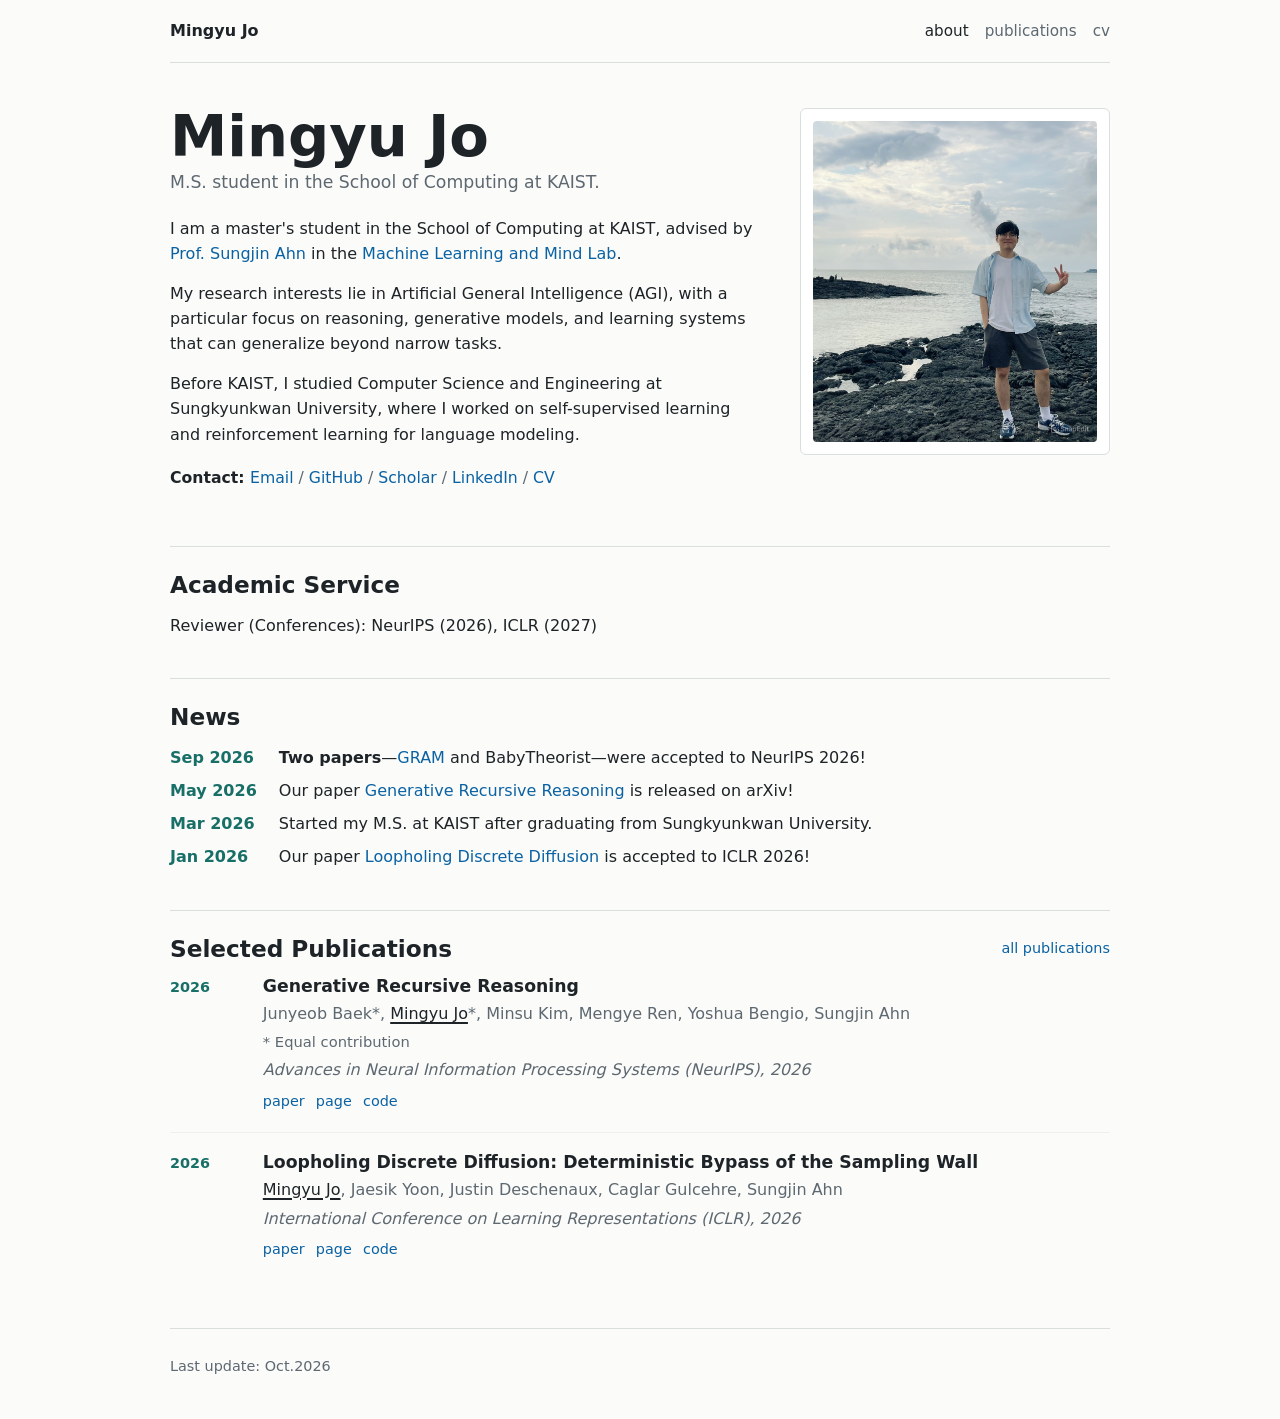
<file: index.html>
<!doctype html>
<html lang="en">
  <head>
    <meta charset="utf-8" />
    <meta name="viewport" content="width=device-width, initial-scale=1" />
    <meta
      name="description"
      content="Personal webpage for Mingyu Jo, machine learning researcher."
    />
    <title>Mingyu Jo</title>
    <link rel="stylesheet" href="styles.css" />
  </head>
  <body data-page="home">
    <header class="site-header">
      <a class="brand" href="index.html" data-text="name">Mingyu Jo</a>
      <nav class="nav" aria-label="Primary navigation">
        <a class="active" href="index.html">about</a>
        <a href="publications.html">publications</a>
        <a href="cv.html">cv</a>
      </nav>
    </header>

    <main class="page">
      <section class="intro" aria-labelledby="intro-title">
        <div class="intro-copy">
          <h1 id="intro-title" data-text="name">Mingyu Jo</h1>
          <p class="subtitle" data-text="headline"></p>
          <div class="body-text" data-list="bio"></div>
          <p class="contact-line" data-list="links"></p>
        </div>

        <aside class="portrait-card" aria-label="Profile visual">
          <img data-image="photo" alt="Profile visual" />
        </aside>
      </section>

      <section class="content-section" aria-labelledby="service-title">
        <h2 id="service-title">Academic Service</h2>
        <div class="service-list" data-list="academicService"></div>
      </section>

      <section class="content-section" aria-labelledby="news-title">
        <h2 id="news-title">News</h2>
        <div class="news-list" data-list="news"></div>
      </section>

      <section class="content-section" aria-labelledby="selected-title">
        <div class="section-title-row">
          <h2 id="selected-title">Selected Publications</h2>
          <a class="text-link" href="publications.html">all publications</a>
        </div>
        <div class="publication-list compact" data-list="selectedPublications"></div>
      </section>
    </main>

    <footer class="site-footer">
      <span data-text="footer"></span>
    </footer>

    <script src="content.js"></script>
    <script src="site.js"></script>
  </body>
</html>
</file>
<file: styles.css>
:root {
  --bg: #fbfbfa;
  --ink: #1d2327;
  --muted: #5d6870;
  --soft: #eef1ef;
  --line: #d9dfdc;
  --accent: #176f67;
  --accent-soft: #e6f2ef;
  --paper: #ffffff;
  --link: #0a62a3;
}

* {
  box-sizing: border-box;
}

html {
  scroll-behavior: smooth;
}

body {
  margin: 0;
  background: var(--bg);
  color: var(--ink);
  font-family:
    Inter, ui-sans-serif, system-ui, -apple-system, BlinkMacSystemFont, "Segoe UI",
    sans-serif;
  line-height: 1.58;
}

a {
  color: var(--link);
  text-decoration: none;
}

a:hover {
  text-decoration: underline;
}

.site-header {
  display: flex;
  align-items: center;
  justify-content: space-between;
  gap: 1rem;
  width: min(940px, calc(100% - 2rem));
  margin: 0 auto;
  padding: 1.15rem 0;
  border-bottom: 1px solid var(--line);
}

.brand {
  color: var(--ink);
  font-weight: 750;
}

.nav {
  display: flex;
  flex-wrap: wrap;
  justify-content: flex-end;
  gap: 1rem;
  font-size: 0.95rem;
  text-transform: lowercase;
}

.nav a {
  color: var(--muted);
}

.nav a.active,
.nav a:hover {
  color: var(--ink);
}

.page,
.site-footer {
  width: min(940px, calc(100% - 2rem));
  margin: 0 auto;
}

.page {
  padding: 2.8rem 0 3rem;
}

.intro {
  display: grid;
  grid-template-columns: minmax(0, 1fr) 310px;
  gap: 2.2rem;
  align-items: start;
}

h1,
h2,
h3,
p {
  margin-top: 0;
}

h1 {
  margin-bottom: 0.25rem;
  font-size: clamp(2rem, 6vw, 3.6rem);
  line-height: 1;
  letter-spacing: 0;
}

.page-heading h1 {
  margin-bottom: 0.6rem;
}

h2 {
  margin-bottom: 0.85rem;
  font-size: 1.45rem;
  line-height: 1.2;
  letter-spacing: 0;
}

h3 {
  margin-bottom: 0.2rem;
  font-size: 1rem;
  line-height: 1.3;
}

.subtitle {
  margin-bottom: 1.2rem;
  color: var(--muted);
  font-size: 1.08rem;
}

.body-text {
  max-width: 66ch;
}

.body-text p {
  margin-bottom: 0.9rem;
}

.contact-line {
  margin-top: 1.2rem;
  color: var(--muted);
  font-size: 0.98rem;
}

.contact-label {
  color: var(--ink);
  font-weight: 750;
}

.portrait-card {
  padding: 0.75rem;
  border: 1px solid var(--line);
  border-radius: 6px;
  background: var(--paper);
}

.portrait-card img {
  display: block;
  width: 100%;
  height: auto;
  border-radius: 4px;
  object-fit: contain;
}

.content-section {
  margin-top: 2.5rem;
  padding-top: 1.5rem;
  border-top: 1px solid var(--line);
}

.content-section.flush {
  margin-top: 1.8rem;
}

.section-title-row,
.with-action,
.item-header {
  display: flex;
  align-items: flex-start;
  justify-content: space-between;
  gap: 1.2rem;
}

.text-link {
  flex: 0 0 auto;
  margin-top: 0.15rem;
  font-size: 0.9rem;
}

.news-list {
  display: grid;
  gap: 0.5rem;
}

.service-list {
  display: grid;
  gap: 0.35rem;
}

.service-item {
  margin: 0;
}

.news-item {
  margin: 0;
}

.date {
  display: inline-block;
  min-width: 6.8rem;
  color: var(--accent);
  font-weight: 750;
}

.publication-list {
  display: grid;
  gap: 1.2rem;
}

.publication {
  display: grid;
  grid-template-columns: 4.8rem minmax(0, 1fr);
  gap: 1rem;
  padding-bottom: 1.2rem;
  border-bottom: 1px solid var(--soft);
}

.publication:last-child {
  border-bottom: 0;
}

.compact .publication {
  padding-bottom: 0.95rem;
}

.pub-marker {
  color: var(--accent);
  font-size: 0.9rem;
  font-weight: 850;
}

.publication h2 {
  margin-bottom: 0.25rem;
  font-size: 1.08rem;
}

.authors,
.venue,
.place,
.meta,
.page-heading p {
  color: var(--muted);
}

.authors,
.venue,
.pub-links,
.place,
.meta {
  margin-bottom: 0.25rem;
}

.me {
  color: var(--ink);
  text-decoration: underline;
  text-decoration-thickness: 1.5px;
  text-underline-offset: 0.18em;
}

.venue {
  font-style: italic;
}

.pub-links {
  display: flex;
  flex-wrap: wrap;
  gap: 0.7rem;
  margin-top: 0.45rem;
  font-size: 0.9rem;
}

.button-link {
  display: inline-flex;
  min-height: 2.25rem;
  align-items: center;
  justify-content: center;
  padding: 0.4rem 0.8rem;
  border: 1px solid var(--line);
  border-radius: 6px;
  background: var(--paper);
  color: var(--ink);
  font-weight: 750;
}

.timeline,
.simple-list,
.skill-list {
  display: grid;
  gap: 1rem;
}

.cv-actions {
  display: flex;
  align-items: center;
  gap: 0.8rem;
  flex-shrink: 0;
}

.timeline-item,
.simple-item,
.skill-group {
  padding-bottom: 1rem;
  border-bottom: 1px solid var(--soft);
}

.timeline-item:last-child,
.simple-item:last-child,
.skill-group:last-child {
  padding-bottom: 0;
  border-bottom: 0;
}

.period {
  flex: 0 0 auto;
  color: var(--accent);
  font-size: 0.9rem;
  font-weight: 750;
  text-align: right;
}

.bullets {
  margin: 0.55rem 0 0;
  padding-left: 1.1rem;
  color: var(--muted);
}

.tag-row {
  display: flex;
  flex-wrap: wrap;
  gap: 0.4rem;
}

.tag {
  display: inline-flex;
  align-items: center;
  min-height: 1.7rem;
  padding: 0.2rem 0.45rem;
  border-radius: 5px;
  background: var(--accent-soft);
  color: #13534d;
  font-size: 0.82rem;
  font-weight: 700;
}

.small {
  font-size: 0.92rem;
}

.info-table {
  display: grid;
  grid-template-columns: 8rem minmax(0, 1fr);
  gap: 0.65rem 1rem;
  max-width: 760px;
}

.info-label {
  color: var(--muted);
  font-weight: 750;
}

.info-value {
  min-width: 0;
}

.site-footer {
  padding: 1.6rem 0 2.6rem;
  border-top: 1px solid var(--line);
  color: var(--muted);
  font-size: 0.9rem;
}

@media (max-width: 760px) {
  .site-header {
    align-items: flex-start;
    flex-direction: column;
    gap: 0.55rem;
  }

  .nav {
    justify-content: flex-start;
  }

  .page {
    padding-top: 2rem;
  }

  .intro {
    grid-template-columns: 1fr;
  }

  .info-table {
    grid-template-columns: 1fr;
    gap: 0.1rem;
  }

  .info-value {
    margin-bottom: 0.6rem;
  }

  .portrait-card {
    max-width: 310px;
  }

  .section-title-row,
  .with-action,
  .item-header {
    flex-direction: column;
    gap: 0.25rem;
  }

  .period {
    text-align: left;
  }

  .publication {
    grid-template-columns: 1fr;
    gap: 0.2rem;
  }

  .date {
    display: block;
    min-width: 0;
  }
}
</file>
